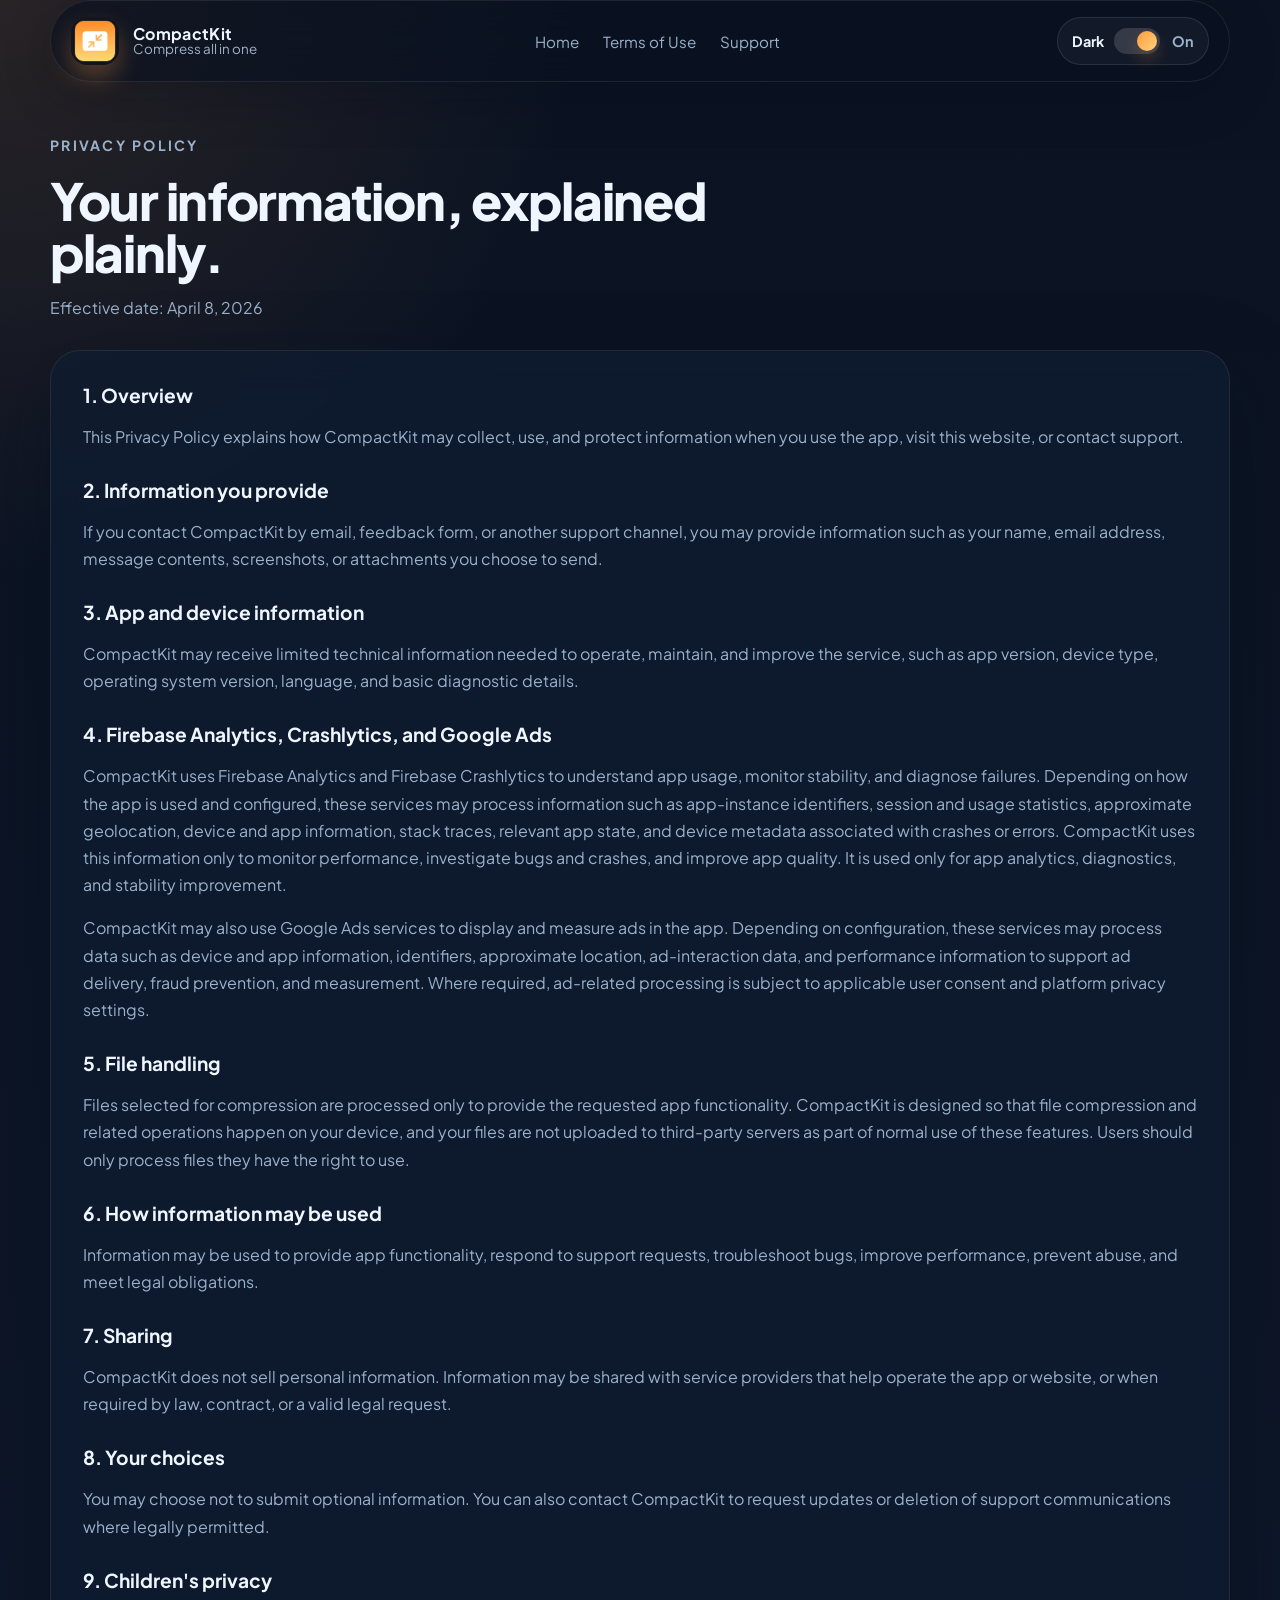
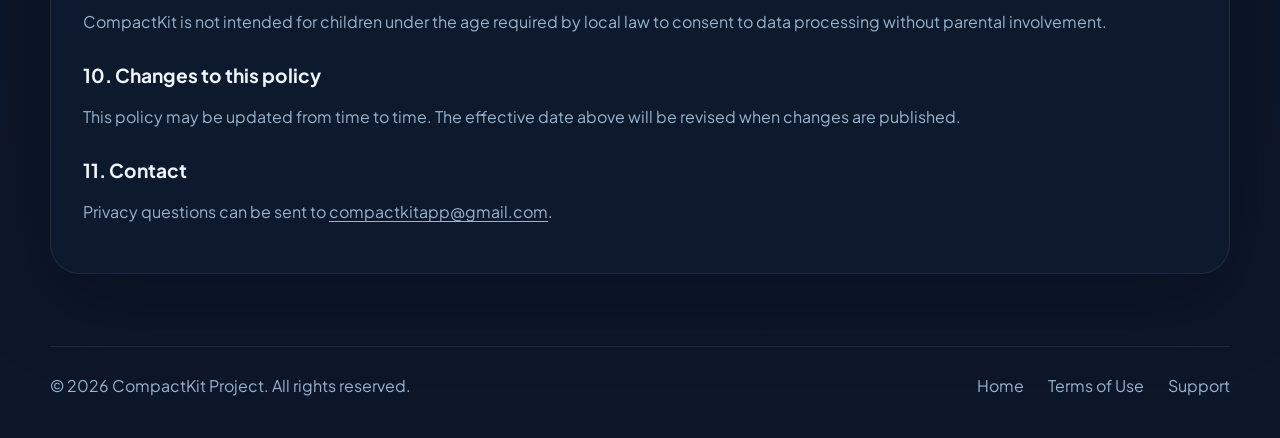
<file: privacy-policy/index.html>
<!DOCTYPE html>
<html lang="en">
  <head>
    <meta charset="UTF-8" />
    <meta name="viewport" content="width=device-width, initial-scale=1.0" />
    <title>Privacy Policy | CompactKit</title>
    <meta
      name="description"
      content="Read the CompactKit privacy policy for details about information handling, support communication, and your choices."
    />
    <link rel="icon" type="image/png" href="../assets/images/meta/favicon.png?v=20260505a" />
    <link rel="apple-touch-icon" href="../assets/images/meta/apple-touch-icon.png?v=20260505a" />
    <link
      rel="apple-touch-icon-precomposed"
      href="../assets/images/meta/apple-touch-icon-precomposed.png?v=20260505a"
    />
    <meta property="og:image" content="https://compactkit.cc/assets/images/branding/app-icon.png?v=20260505a" />
    <meta name="twitter:image" content="https://compactkit.cc/assets/images/branding/app-icon.png?v=20260505a" />
    <script>
      (() => {
        let savedTheme = null;
        try {
          savedTheme = localStorage.getItem("compactkit-theme");
        } catch {}
        const resolvedTheme = savedTheme || "dark";
        document.documentElement.dataset.theme = resolvedTheme;
        document.documentElement.classList.remove("theme-light", "theme-dark");
        document.documentElement.classList.add(
          resolvedTheme === "light" ? "theme-light" : "theme-dark"
        );
      })();
    </script>
    <link rel="stylesheet" href="../assets/styles.css" />
  </head>
  <body class="legal-body">
    <div class="page-shell legal-shell">
      <header class="site-header legal-header">
        <a class="brand" href="/">
          <img
            class="brand-mark"
            src="../assets/images/branding/app-icon.png"
            alt="CompactKit app icon"
          />
          <span class="brand-text">
            <strong>CompactKit</strong>
            <span>Compress all in one</span>
          </span>
        </a>
        <nav class="site-nav" aria-label="Primary">
          <a href="/">Home</a>
          <a href="/terms">Terms of Use</a>
          <a href="/support">Support</a>
        </nav>
        <div class="header-actions">
          <button class="theme-toggle" type="button" role="switch" aria-checked="true" data-theme-toggle>
            <span class="theme-toggle-text">Dark</span>
            <span class="theme-switch" aria-hidden="true"></span>
            <span class="theme-toggle-state" data-theme-state>On</span>
          </button>
        </div>
      </header>

      <main class="legal-page">
        <section class="legal-hero">
          <p class="eyebrow">Privacy Policy</p>
          <h1>Your information, explained plainly.</h1>
          <p>Effective date: April 8, 2026</p>
        </section>

        <section class="legal-card">
          <h2>1. Overview</h2>
          <p>
            This Privacy Policy explains how CompactKit may collect, use, and protect
            information when you use the app, visit this website, or contact support.
          </p>

          <h2>2. Information you provide</h2>
          <p>
            If you contact CompactKit by email, feedback form, or another support
            channel, you may provide information such as your name, email address,
            message contents, screenshots, or attachments you choose to send.
          </p>

          <h2>3. App and device information</h2>
          <p>
            CompactKit may receive limited technical information needed to operate,
            maintain, and improve the service, such as app version, device type,
            operating system version, language, and basic diagnostic details.
          </p>

          <h2>4. Firebase Analytics, Crashlytics, and Google Ads</h2>
          <p>
            CompactKit uses Firebase Analytics and Firebase Crashlytics to understand
            app usage, monitor stability, and diagnose failures. Depending on how the
            app is used and configured, these services may process information such as
            app-instance identifiers, session and usage statistics, approximate
            geolocation, device and app information, stack traces, relevant app state,
            and device metadata associated with crashes or errors. CompactKit uses
            this information only to monitor performance, investigate bugs and crashes,
            and improve app quality. It is used only for app analytics, diagnostics,
            and stability improvement.
          </p>
          <p>
            CompactKit may also use Google Ads services to display and measure ads in
            the app. Depending on configuration, these services may process data such
            as device and app information, identifiers, approximate location,
            ad-interaction data, and performance information to support ad delivery,
            fraud prevention, and measurement. Where required, ad-related processing
            is subject to applicable user consent and platform privacy settings.
          </p>

          <h2>5. File handling</h2>
          <p>
            Files selected for compression are processed only to provide the requested
            app functionality. CompactKit is designed so that file compression and
            related operations happen on your device, and your files are not uploaded
            to third-party servers as part of normal use of these features. Users
            should only process files they have the right to use.
          </p>

          <h2>6. How information may be used</h2>
          <p>
            Information may be used to provide app functionality, respond to support
            requests, troubleshoot bugs, improve performance, prevent abuse, and meet
            legal obligations.
          </p>

          <h2>7. Sharing</h2>
          <p>
            CompactKit does not sell personal information. Information may be shared
            with service providers that help operate the app or website, or when
            required by law, contract, or a valid legal request.
          </p>

          <h2>8. Your choices</h2>
          <p>
            You may choose not to submit optional information. You can also contact
            CompactKit to request updates or deletion of support communications where
            legally permitted.
          </p>

          <h2>9. Children's privacy</h2>
          <p>
            CompactKit is not intended for children under the age required by local
            law to consent to data processing without parental involvement.
          </p>

          <h2>10. Changes to this policy</h2>
          <p>
            This policy may be updated from time to time. The effective date above
            will be revised when changes are published.
          </p>

          <h2>11. Contact</h2>
          <p>
            Privacy questions can be sent to
            <a
              class="inline-link"
              href="mailto:compactkitapp@gmail.com"
              style="text-decoration: underline; text-underline-offset: 0.16em;"
              >compactkitapp@gmail.com</a
            >.
          </p>
        </section>
      </main>

      <footer class="site-footer legal-footer">
        <div>
          <p>© 2026 CompactKit Project. All rights reserved.</p>
        </div>
        <nav aria-label="Footer">
          <a href="/">Home</a>
          <a href="/terms">Terms of Use</a>
          <a href="/support">Support</a>
        </nav>
      </footer>
    </div>
    <script src="../assets/site.js"></script>
  </body>
</html>
</file>
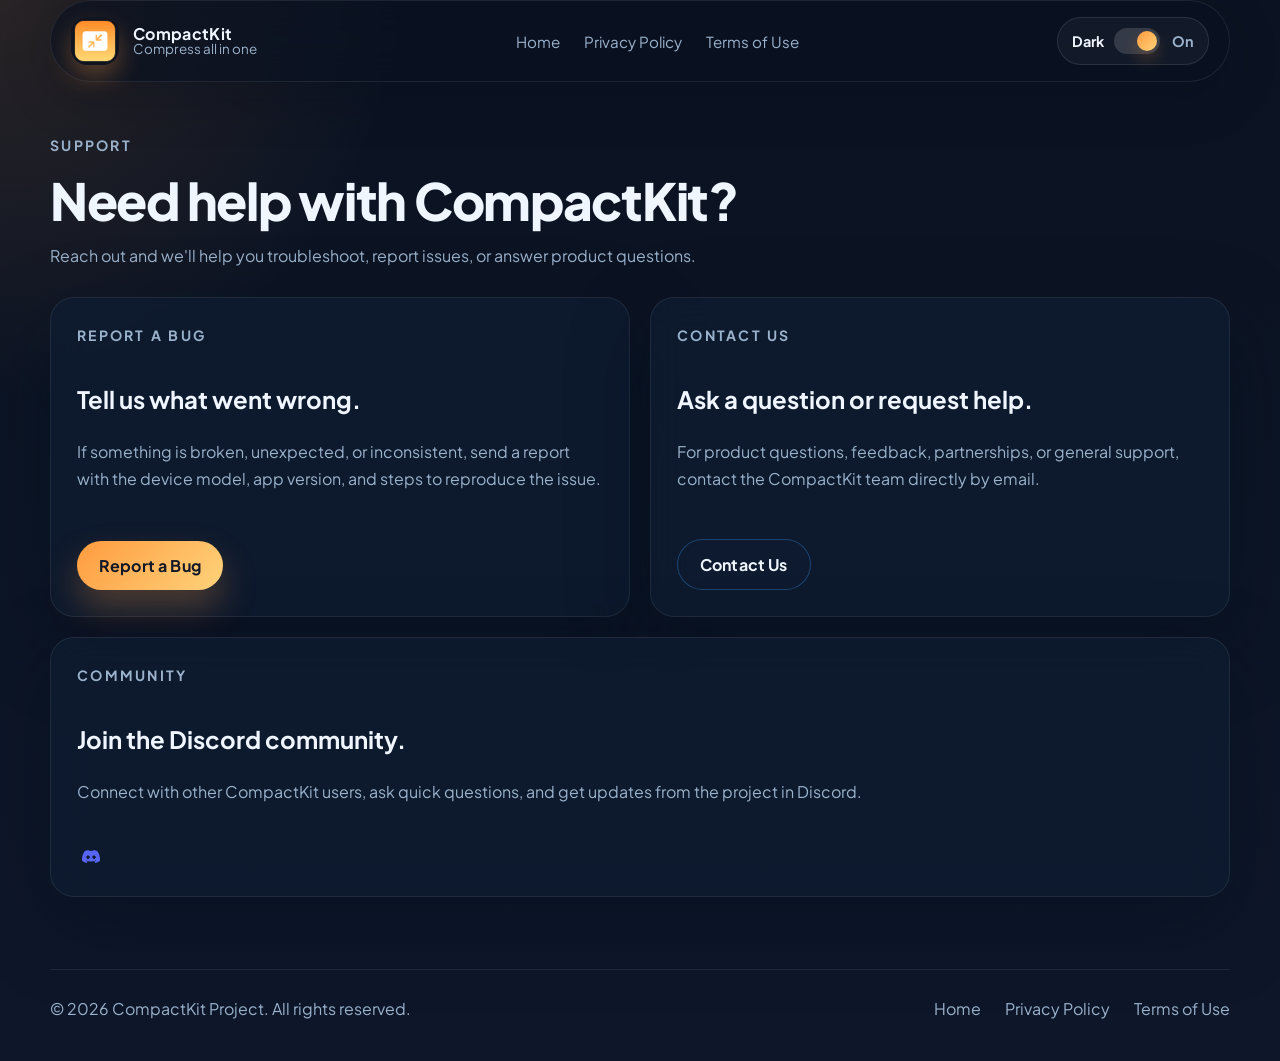
<file: support/index.html>
<!DOCTYPE html>
<html lang="en">
  <head>
    <meta charset="UTF-8" />
    <meta name="viewport" content="width=device-width, initial-scale=1.0" />
    <title>Support | CompactKit</title>
    <meta
      name="description"
      content="Contact CompactKit support to report a bug, ask a question, or get help with the app."
    />
    <link rel="icon" type="image/png" href="../assets/images/meta/favicon.png?v=20260505a" />
    <link rel="apple-touch-icon" href="../assets/images/meta/apple-touch-icon.png?v=20260505a" />
    <link
      rel="apple-touch-icon-precomposed"
      href="../assets/images/meta/apple-touch-icon-precomposed.png?v=20260505a"
    />
    <meta property="og:image" content="https://compactkit.cc/assets/images/branding/app-icon.png?v=20260505a" />
    <meta name="twitter:image" content="https://compactkit.cc/assets/images/branding/app-icon.png?v=20260505a" />
    <script>
      (() => {
        let savedTheme = null;
        try {
          savedTheme = localStorage.getItem("compactkit-theme");
        } catch {}
        const resolvedTheme = savedTheme || "dark";
        document.documentElement.dataset.theme = resolvedTheme;
        document.documentElement.classList.remove("theme-light", "theme-dark");
        document.documentElement.classList.add(
          resolvedTheme === "light" ? "theme-light" : "theme-dark"
        );
      })();
    </script>
    <link rel="stylesheet" href="../assets/styles.css?v=20260409b" />
  </head>
  <body class="legal-body">
    <div class="page-shell legal-shell">
      <header class="site-header legal-header">
        <a class="brand" href="/">
          <img
            class="brand-mark"
            src="../assets/images/branding/app-icon.png"
            alt="CompactKit app icon"
          />
          <span class="brand-text">
            <strong>CompactKit</strong>
            <span>Compress all in one</span>
          </span>
        </a>
        <nav class="site-nav" aria-label="Primary">
          <a href="/">Home</a>
          <a href="/privacy-policy">Privacy Policy</a>
          <a href="/terms">Terms of Use</a>
        </nav>
        <div class="header-actions">
          <button class="theme-toggle" type="button" role="switch" aria-checked="true" data-theme-toggle>
            <span class="theme-toggle-text">Dark</span>
            <span class="theme-switch" aria-hidden="true"></span>
            <span class="theme-toggle-state" data-theme-state>On</span>
          </button>
        </div>
      </header>

      <main class="legal-page">
        <section class="legal-hero" id="support">
          <div class="section-label">
            <p class="eyebrow">Support</p>
            <a class="section-anchor-link" href="#support" aria-label="Link to Support">#</a>
          </div>
          <h1>Need help with CompactKit?</h1>
          <p>Reach out and we'll help you troubleshoot, report issues, or answer product questions.</p>
        </section>

        <section class="support-grid">
          <article class="support-card">
            <p class="eyebrow">Report a Bug</p>
            <h2>Tell us what went wrong.</h2>
            <p>
              If something is broken, unexpected, or inconsistent, send a report with
              the device model, app version, and steps to reproduce the issue.
            </p>
            <a
              class="button button-primary"
              href="mailto:compactkitapp@gmail.com?subject=CompactKit%20Bug%20Report"
              >Report a Bug</a
            >
          </article>

          <article class="support-card">
            <p class="eyebrow">Contact Us</p>
            <h2>Ask a question or request help.</h2>
            <p>
              For product questions, feedback, partnerships, or general support,
              contact the CompactKit team directly by email.
            </p>
            <a
              class="button button-secondary"
              href="mailto:compactkitapp@gmail.com?subject=CompactKit%20Support%20Request"
              >Contact Us</a
            >
          </article>

          <article class="support-card support-card-community">
            <p class="eyebrow">Community</p>
            <h2>Join the Discord community.</h2>
            <p>
              Connect with other CompactKit users, ask quick questions, and get
              updates from the project in Discord.
            </p>
            <a
              class="discord-link"
              href="https://discord.gg/7ksrmpkS"
              target="_blank"
              rel="noreferrer"
              aria-label="Join CompactKit on Discord"
            >
              <img
                class="discord-badge"
                src="../assets/images/supports/Discord.png"
                alt="Join us on Discord"
                width="18"
                height="18"
              />
            </a>
          </article>
        </section>
      </main>

      <footer class="site-footer legal-footer">
        <div>
          <p>© 2026 CompactKit Project. All rights reserved.</p>
        </div>
        <nav aria-label="Footer">
          <a href="/">Home</a>
          <a href="/privacy-policy">Privacy Policy</a>
          <a href="/terms">Terms of Use</a>
        </nav>
      </footer>
    </div>
    <script src="../assets/site.js"></script>
  </body>
</html>
</file>
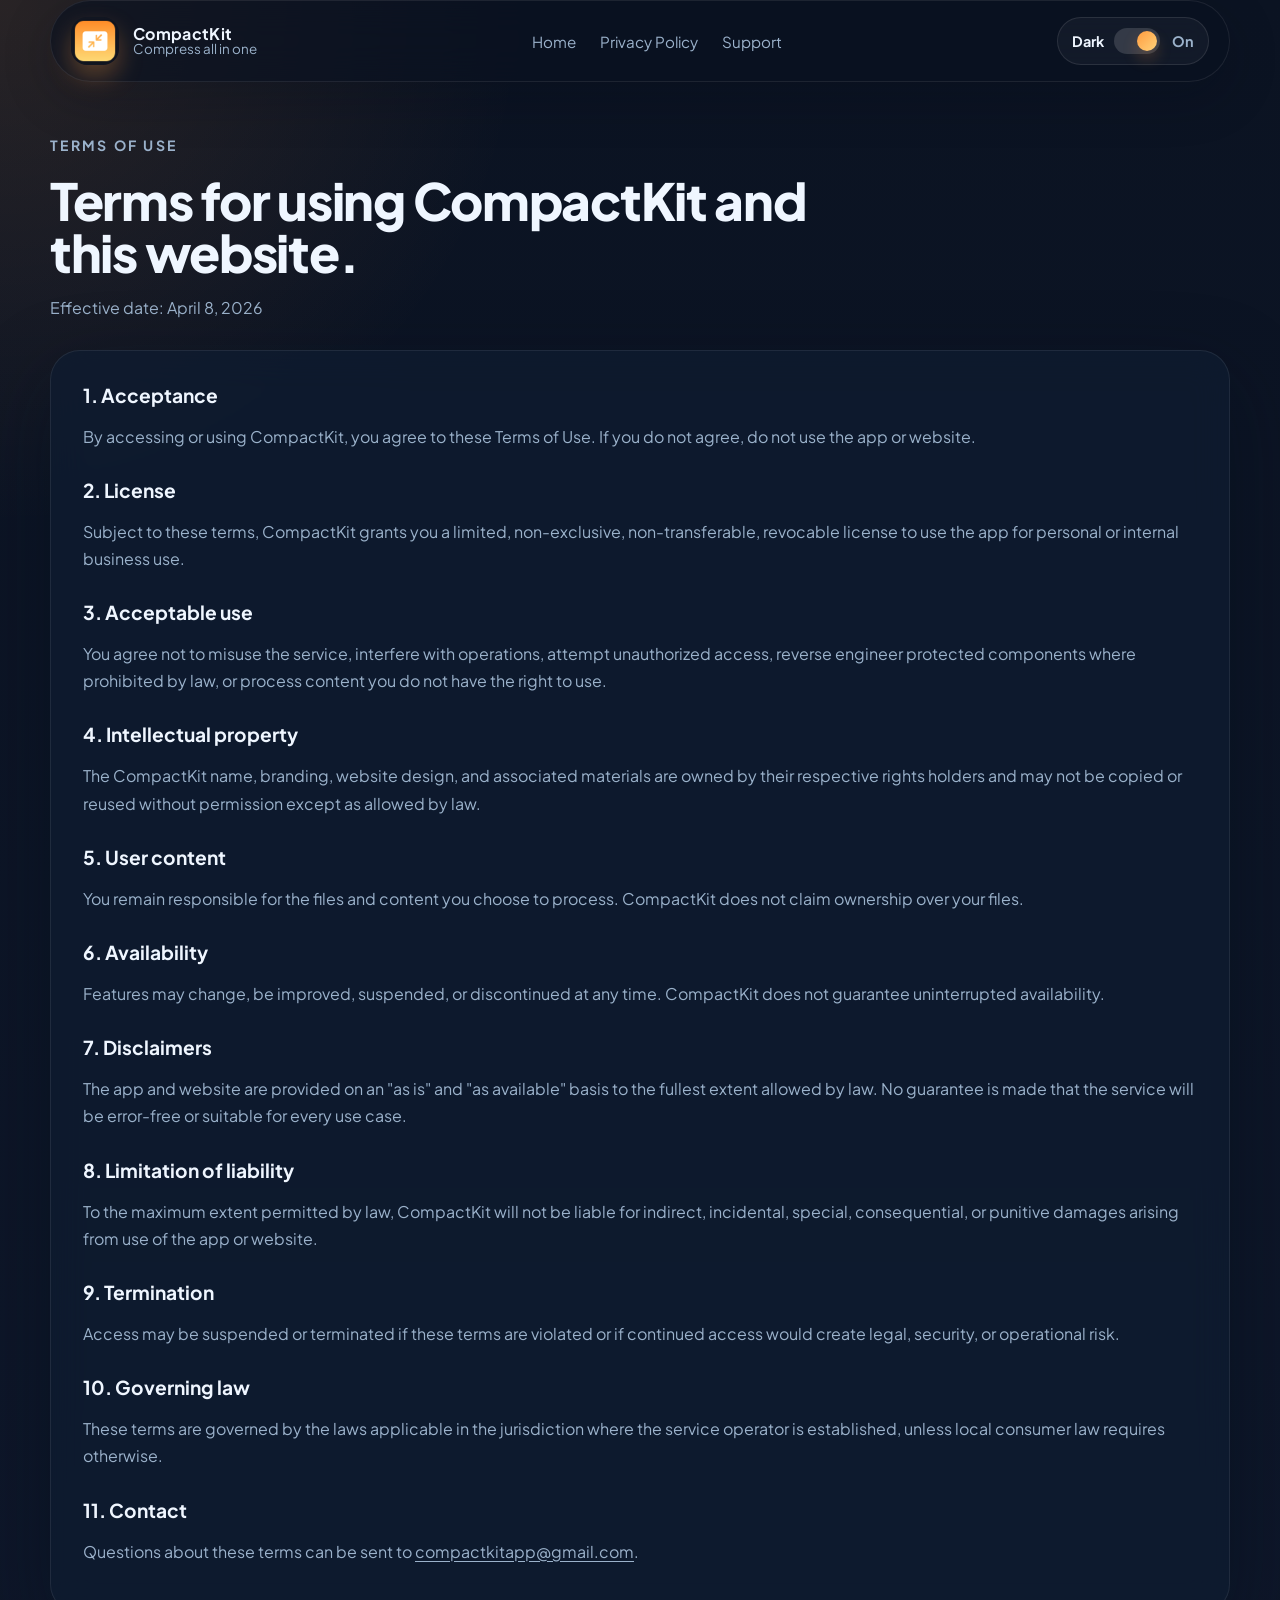
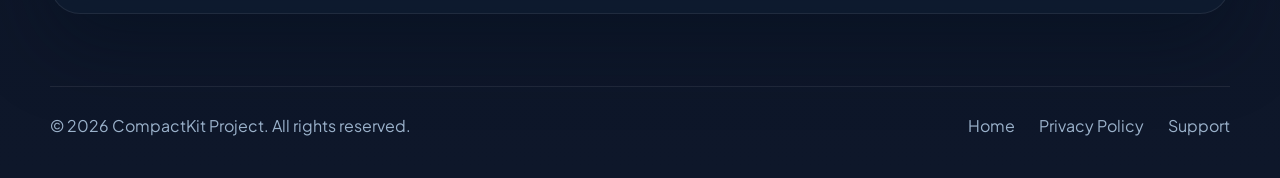
<file: terms/index.html>
<!DOCTYPE html>
<html lang="en">
  <head>
    <meta charset="UTF-8" />
    <meta name="viewport" content="width=device-width, initial-scale=1.0" />
    <title>Terms of Use | CompactKit</title>
    <meta
      name="description"
      content="Read the CompactKit Terms of Use covering acceptable use, intellectual property, disclaimers, and support."
    />
    <link rel="icon" type="image/png" href="../assets/images/meta/favicon.png?v=20260505a" />
    <link rel="apple-touch-icon" href="../assets/images/meta/apple-touch-icon.png?v=20260505a" />
    <link
      rel="apple-touch-icon-precomposed"
      href="../assets/images/meta/apple-touch-icon-precomposed.png?v=20260505a"
    />
    <meta property="og:image" content="https://compactkit.cc/assets/images/branding/app-icon.png?v=20260505a" />
    <meta name="twitter:image" content="https://compactkit.cc/assets/images/branding/app-icon.png?v=20260505a" />
    <script>
      (() => {
        let savedTheme = null;
        try {
          savedTheme = localStorage.getItem("compactkit-theme");
        } catch {}
        const resolvedTheme = savedTheme || "dark";
        document.documentElement.dataset.theme = resolvedTheme;
        document.documentElement.classList.remove("theme-light", "theme-dark");
        document.documentElement.classList.add(
          resolvedTheme === "light" ? "theme-light" : "theme-dark"
        );
      })();
    </script>
    <link rel="stylesheet" href="../assets/styles.css" />
  </head>
  <body class="legal-body">
    <div class="page-shell legal-shell">
      <header class="site-header legal-header">
        <a class="brand" href="/">
          <img
            class="brand-mark"
            src="../assets/images/branding/app-icon.png"
            alt="CompactKit app icon"
          />
          <span class="brand-text">
            <strong>CompactKit</strong>
            <span>Compress all in one</span>
          </span>
        </a>
        <nav class="site-nav" aria-label="Primary">
          <a href="/">Home</a>
          <a href="/privacy-policy">Privacy Policy</a>
          <a href="/support">Support</a>
        </nav>
        <div class="header-actions">
          <button class="theme-toggle" type="button" role="switch" aria-checked="true" data-theme-toggle>
            <span class="theme-toggle-text">Dark</span>
            <span class="theme-switch" aria-hidden="true"></span>
            <span class="theme-toggle-state" data-theme-state>On</span>
          </button>
        </div>
      </header>

      <main class="legal-page">
        <section class="legal-hero">
          <p class="eyebrow">Terms of Use</p>
          <h1>Terms for using CompactKit and this website.</h1>
          <p>Effective date: April 8, 2026</p>
        </section>

        <section class="legal-card">
          <h2>1. Acceptance</h2>
          <p>
            By accessing or using CompactKit, you agree to these Terms of Use. If you
            do not agree, do not use the app or website.
          </p>

          <h2>2. License</h2>
          <p>
            Subject to these terms, CompactKit grants you a limited, non-exclusive,
            non-transferable, revocable license to use the app for personal or
            internal business use.
          </p>

          <h2>3. Acceptable use</h2>
          <p>
            You agree not to misuse the service, interfere with operations, attempt
            unauthorized access, reverse engineer protected components where prohibited
            by law, or process content you do not have the right to use.
          </p>

          <h2>4. Intellectual property</h2>
          <p>
            The CompactKit name, branding, website design, and associated materials
            are owned by their respective rights holders and may not be copied or
            reused without permission except as allowed by law.
          </p>

          <h2>5. User content</h2>
          <p>
            You remain responsible for the files and content you choose to process.
            CompactKit does not claim ownership over your files.
          </p>

          <h2>6. Availability</h2>
          <p>
            Features may change, be improved, suspended, or discontinued at any time.
            CompactKit does not guarantee uninterrupted availability.
          </p>

          <h2>7. Disclaimers</h2>
          <p>
            The app and website are provided on an "as is" and "as available" basis
            to the fullest extent allowed by law. No guarantee is made that the
            service will be error-free or suitable for every use case.
          </p>

          <h2>8. Limitation of liability</h2>
          <p>
            To the maximum extent permitted by law, CompactKit will not be liable for
            indirect, incidental, special, consequential, or punitive damages arising
            from use of the app or website.
          </p>

          <h2>9. Termination</h2>
          <p>
            Access may be suspended or terminated if these terms are violated or if
            continued access would create legal, security, or operational risk.
          </p>

          <h2>10. Governing law</h2>
          <p>
            These terms are governed by the laws applicable in the jurisdiction where
            the service operator is established, unless local consumer law requires
            otherwise.
          </p>

          <h2>11. Contact</h2>
          <p>
            Questions about these terms can be sent to
            <a
              class="inline-link"
              href="mailto:compactkitapp@gmail.com"
              style="text-decoration: underline; text-underline-offset: 0.16em;"
              >compactkitapp@gmail.com</a
            >.
          </p>
        </section>
      </main>

      <footer class="site-footer legal-footer">
        <div>
          <p>© 2026 CompactKit Project. All rights reserved.</p>
        </div>
        <nav aria-label="Footer">
          <a href="/">Home</a>
          <a href="/privacy-policy">Privacy Policy</a>
          <a href="/support">Support</a>
        </nav>
      </footer>
    </div>
    <script src="../assets/site.js"></script>
  </body>
</html>
</file>
<file: assets/styles.css>
@import url("https://fonts.googleapis.com/css2?family=Plus+Jakarta+Sans:wght@400;500;600;700;800&display=swap");

:root {
  --bg: #0a1220;
  --bg-soft: #101c31;
  --surface: rgba(14, 28, 49, 0.72);
  --surface-strong: rgba(10, 20, 35, 0.9);
  --surface-border: rgba(255, 255, 255, 0.08);
  --text: #eff6ff;
  --muted: #9bb2cb;
  --primary: #ff9b3f;
  --primary-soft: #ffd37b;
  --accent-blue: #3aa0ff;
  --accent-teal: #1ed2c0;
  --shadow: 0 28px 80px rgba(1, 12, 26, 0.38);
  --radius-lg: 32px;
  --radius-md: 24px;
  --radius-sm: 16px;
  --container: 1180px;
  --font-sans: "Plus Jakarta Sans", "Segoe UI", sans-serif;
  --page-bg:
    radial-gradient(circle at top left, rgba(255, 155, 63, 0.16), transparent 28%),
    radial-gradient(circle at top right, rgba(30, 210, 192, 0.14), transparent 24%),
    linear-gradient(180deg, #09111d 0%, #0d1729 50%, #08111d 100%);
  --legal-page-bg:
    radial-gradient(circle at top left, rgba(255, 155, 63, 0.12), transparent 24%),
    linear-gradient(180deg, #0b1322 0%, #0e172a 100%);
  --header-bg: rgba(10, 18, 32, 0.66);
  --header-shadow: 0 16px 50px rgba(2, 10, 22, 0.22);
  --secondary-button-bg: rgba(16, 28, 49, 0.72);
  --secondary-button-border: rgba(58, 160, 255, 0.32);
  --phone-shell-bg: linear-gradient(180deg, rgba(255, 255, 255, 0.08), rgba(255, 255, 255, 0.03));
  --phone-shell-border: rgba(255, 255, 255, 0.16);
  --phone-shell-shadow: 0 30px 80px rgba(2, 12, 28, 0.45);
  --phone-screen-bg:
    radial-gradient(circle at top, rgba(58, 160, 255, 0.22), transparent 36%),
    linear-gradient(180deg, #132540 0%, #0e1c31 100%);
  --phone-status-text: #d7e9ff;
  --screen-icon-wrap-bg: linear-gradient(180deg, rgba(255, 155, 63, 0.22), rgba(255, 255, 255, 0.04));
  --screen-icon-wrap-border: rgba(255, 255, 255, 0.09);
  --compression-card-bg: rgba(8, 17, 29, 0.54);
  --compression-card-border: rgba(255, 255, 255, 0.06);
  --progress-track: rgba(255, 255, 255, 0.08);
  --trusted-strip-bg: rgba(9, 18, 32, 0.6);
  --trusted-strip-border: rgba(255, 255, 255, 0.06);
  --trusted-strip-text: #d8e7fb;
  --feature-icon-bg: linear-gradient(135deg, rgba(58, 160, 255, 0.22), rgba(30, 210, 192, 0.16));
  --feature-icon-text: #dbeeff;
  --callout-bg:
    linear-gradient(135deg, rgba(255, 155, 63, 0.18), rgba(30, 210, 192, 0.14)),
    rgba(9, 18, 32, 0.72);
  --callout-border: rgba(255, 255, 255, 0.08);
  --store-badge-shadow: 0 20px 40px rgba(2, 10, 22, 0.28);
  --footer-border: rgba(255, 255, 255, 0.08);
  --theme-toggle-bg: rgba(255, 255, 255, 0.04);
  --theme-toggle-border: rgba(255, 255, 255, 0.1);
  --theme-toggle-hover: rgba(255, 255, 255, 0.09);
  --theme-switch-track: rgba(255, 255, 255, 0.14);
  --theme-switch-thumb: linear-gradient(135deg, var(--primary), var(--primary-soft));
  --theme-switch-shadow: 0 8px 16px rgba(255, 155, 63, 0.24);
  color-scheme: dark;
}

:root[data-theme="light"],
:root.theme-light {
  --bg: #f4f7fb;
  --bg-soft: #eaf0f7;
  --surface: rgba(255, 255, 255, 0.82);
  --surface-strong: rgba(255, 255, 255, 0.95);
  --surface-border: rgba(13, 29, 52, 0.09);
  --text: #102035;
  --muted: #5f7186;
  --shadow: 0 28px 80px rgba(28, 46, 78, 0.12);
  --page-bg:
    radial-gradient(circle at top left, rgba(255, 155, 63, 0.16), transparent 24%),
    radial-gradient(circle at top right, rgba(30, 210, 192, 0.12), transparent 18%),
    linear-gradient(180deg, #f8fbff 0%, #eef4fa 48%, #f6f8fc 100%);
  --legal-page-bg:
    radial-gradient(circle at top left, rgba(255, 155, 63, 0.12), transparent 20%),
    linear-gradient(180deg, #fbfdff 0%, #eef4fa 100%);
  --header-bg: rgba(255, 255, 255, 0.74);
  --header-shadow: 0 18px 40px rgba(24, 43, 73, 0.1);
  --secondary-button-bg: rgba(255, 255, 255, 0.84);
  --secondary-button-border: rgba(58, 160, 255, 0.22);
  --phone-shell-bg: linear-gradient(180deg, rgba(255, 255, 255, 0.9), rgba(245, 249, 255, 0.75));
  --phone-shell-border: rgba(15, 33, 57, 0.09);
  --phone-shell-shadow: 0 30px 80px rgba(31, 57, 94, 0.16);
  --phone-screen-bg:
    radial-gradient(circle at top, rgba(58, 160, 255, 0.18), transparent 34%),
    linear-gradient(180deg, #f0f6ff 0%, #dde8f7 100%);
  --phone-status-text: #38506a;
  --screen-icon-wrap-bg: linear-gradient(180deg, rgba(255, 155, 63, 0.24), rgba(255, 255, 255, 0.6));
  --screen-icon-wrap-border: rgba(16, 33, 55, 0.08);
  --compression-card-bg: rgba(255, 255, 255, 0.72);
  --compression-card-border: rgba(17, 34, 56, 0.08);
  --progress-track: rgba(17, 34, 56, 0.08);
  --trusted-strip-bg: rgba(255, 255, 255, 0.74);
  --trusted-strip-border: rgba(17, 34, 56, 0.08);
  --trusted-strip-text: #39506c;
  --feature-icon-bg: linear-gradient(135deg, rgba(58, 160, 255, 0.18), rgba(30, 210, 192, 0.14));
  --feature-icon-text: #264564;
  --callout-bg:
    linear-gradient(135deg, rgba(255, 155, 63, 0.12), rgba(30, 210, 192, 0.12)),
    rgba(255, 255, 255, 0.78);
  --callout-border: rgba(17, 34, 56, 0.08);
  --store-badge-shadow: 0 16px 32px rgba(25, 48, 80, 0.12);
  --footer-border: rgba(17, 34, 56, 0.08);
  --theme-toggle-bg: rgba(16, 32, 53, 0.05);
  --theme-toggle-border: rgba(16, 32, 53, 0.1);
  --theme-toggle-hover: rgba(16, 32, 53, 0.08);
  --theme-switch-track: rgba(16, 32, 53, 0.12);
  --theme-switch-thumb: linear-gradient(135deg, #0f2946, #346da5);
  --theme-switch-shadow: 0 8px 16px rgba(24, 56, 93, 0.18);
  color-scheme: light;
}

*,
*::before,
*::after {
  box-sizing: border-box;
}

html {
  scroll-behavior: smooth;
}

body {
  margin: 0;
  min-height: 100vh;
  font-family: var(--font-sans);
  background: var(--page-bg);
  color: var(--text);
}

a {
  color: inherit;
  text-decoration: none;
}

img {
  max-width: 100%;
  display: block;
}

.page-shell {
  width: min(calc(100% - 40px), var(--container));
  margin: 0 auto;
}

.site-header {
  position: relative;
  z-index: 10;
  display: flex;
  align-items: center;
  justify-content: space-between;
  gap: 24px;
  margin: 0 auto;
  padding: 16px 20px;
  background: var(--header-bg);
  border: 1px solid var(--surface-border);
  border-radius: 999px;
  backdrop-filter: blur(18px);
  box-shadow: var(--header-shadow);
}

.brand {
  display: inline-flex;
  align-items: center;
  gap: 14px;
}

.brand-mark {
  width: 48px;
  height: 48px;
  border-radius: 16px;
  box-shadow: 0 12px 24px rgba(255, 155, 63, 0.3);
}

.brand-text {
  display: flex;
  flex-direction: column;
  line-height: 1.05;
}

.brand-text strong {
  font-size: 1rem;
  letter-spacing: 0.02em;
}

.brand-text span:last-child {
  color: var(--muted);
  font-size: 0.84rem;
}

.site-nav {
  display: inline-flex;
  align-items: center;
  gap: 24px;
  color: var(--muted);
  font-size: 0.95rem;
}

.site-nav a:hover,
.site-nav a:focus-visible,
.site-footer a:hover,
.site-footer a:focus-visible {
  color: var(--text);
}

.header-actions {
  display: inline-flex;
  align-items: center;
  gap: 12px;
}

.theme-toggle {
  display: inline-flex;
  align-items: center;
  justify-content: center;
  gap: 10px;
  min-width: 134px;
  padding: 10px 14px;
  border: 1px solid var(--theme-toggle-border);
  border-radius: 999px;
  background: var(--theme-toggle-bg);
  color: var(--text);
  font: inherit;
  font-weight: 700;
  cursor: pointer;
  transition:
    transform 180ms ease,
    background 180ms ease,
    border-color 180ms ease,
    box-shadow 180ms ease;
}

.theme-toggle:hover,
.theme-toggle:focus-visible {
  transform: translateY(-1px);
  background: var(--theme-toggle-hover);
}

.theme-toggle-text,
.theme-toggle-state {
  font-size: 0.9rem;
  line-height: 1;
}

.theme-toggle-state {
  min-width: 24px;
  text-align: right;
  color: var(--muted);
}

.theme-switch {
  position: relative;
  width: 46px;
  height: 26px;
  flex-shrink: 0;
  border-radius: 999px;
  background: var(--theme-switch-track);
  transition: background 180ms ease;
}

.theme-switch::after {
  content: "";
  position: absolute;
  top: 3px;
  left: 3px;
  width: 20px;
  height: 20px;
  border-radius: 999px;
  background: var(--theme-switch-thumb);
  box-shadow: var(--theme-switch-shadow);
  transition: transform 180ms ease;
}

.theme-toggle[aria-checked="true"] .theme-switch::after {
  transform: translateX(20px);
}

.button {
  display: inline-flex;
  align-items: center;
  justify-content: center;
  gap: 10px;
  padding: 14px 22px;
  border-radius: 999px;
  font-weight: 700;
  letter-spacing: 0.01em;
  transition:
    transform 180ms ease,
    box-shadow 180ms ease,
    background 180ms ease,
    border-color 180ms ease;
}

.button:hover,
.button:focus-visible {
  transform: translateY(-1px);
}

.button-primary {
  color: #111827;
  background: linear-gradient(135deg, var(--primary) 0%, var(--primary-soft) 100%);
  box-shadow: 0 18px 35px rgba(255, 155, 63, 0.28);
}

.button-secondary {
  border: 1px solid var(--secondary-button-border);
  background: var(--secondary-button-bg);
  color: var(--text);
}

.button-small {
  padding: 12px 18px;
}

.hero {
  display: grid;
  grid-template-columns: 1.08fr 0.92fr;
  gap: 56px;
  align-items: center;
  padding: 88px 0 52px;
}

.eyebrow {
  margin: 0 0 16px;
  color: var(--accent-teal);
  font-size: 0.88rem;
  font-weight: 700;
  letter-spacing: 0.16em;
  text-transform: uppercase;
}

.section-label {
  display: inline-flex;
  align-items: center;
  gap: 4px;
  margin-bottom: 16px;
}

.section-label .eyebrow {
  margin: 0;
}

.section-anchor-link {
  display: inline-block;
  margin-left: 0.08em;
  vertical-align: baseline;
  position: relative;
  top: -0.03em;
  line-height: 1;
  opacity: 0;
  color: var(--muted);
  font-size: 0.5em;
  font-weight: 700;
  transition:
    opacity 160ms ease,
    color 160ms ease;
}

.section-label .section-anchor-link {
  margin-left: 0;
  top: 0;
  font-size: 0.95rem;
}

.section-heading:hover .section-anchor-link,
.section-heading:focus-within .section-anchor-link,
.legal-hero:hover .section-anchor-link,
.legal-hero:focus-within .section-anchor-link {
  opacity: 1;
}

.section-anchor-link:hover,
.section-anchor-link:focus-visible {
  color: var(--text);
}

.hero h1,
.callout h2,
.legal-hero h1 {
  margin: 0;
  font-family: var(--font-sans);
  font-weight: 800;
  letter-spacing: -0.025em;
  line-height: 1.02;
}

.section-heading h2 {
  margin: 0;
  font-family: inherit;
  font-weight: 700;
  letter-spacing: -0.02em;
  line-height: 1.08;
}

.hero h1 {
  font-size: clamp(3.2rem, 5vw, 5.6rem);
  max-width: 10.5ch;
}

.hero-text,
.section-heading p,
.testimonial-card span,
.legal-page p,
.support-card p {
  color: var(--muted);
  line-height: 1.7;
}

.hero-text {
  font-size: 1.1rem;
  max-width: 58ch;
  margin: 22px 0 0;
}

.hero-actions {
  display: flex;
  flex-wrap: wrap;
  gap: 14px;
  margin-top: 30px;
}

.hero-metrics {
  display: grid;
  grid-template-columns: repeat(3, minmax(0, 1fr));
  gap: 14px;
  margin-top: 32px;
}

.hero-metrics article,
.feature-card,
.step-card,
.testimonial-card,
.support-card,
.legal-card,
.floating-card,
.comparison-card {
  border: 1px solid var(--surface-border);
  background: var(--surface);
  backdrop-filter: blur(18px);
  box-shadow: var(--shadow);
}

.hero-metrics article {
  padding: 18px;
  border-radius: 22px;
}

.hero-metrics strong,
.feature-card h3,
.step-card h3,
.testimonial-card strong,
.support-card h2,
.legal-card h2 {
  display: block;
  margin-bottom: 8px;
}

.hero-metrics span {
  color: var(--muted);
  font-size: 0.92rem;
  line-height: 1.6;
}

.hero-visual {
  position: relative;
  min-height: 720px;
  display: flex;
  align-items: center;
  justify-content: center;
}

.hero-glow {
  position: absolute;
  border-radius: 50%;
  filter: blur(12px);
  z-index: 0;
}

.hero-glow-primary {
  width: 320px;
  height: 320px;
  left: 8%;
  top: 10%;
  background: radial-gradient(circle, rgba(255, 155, 63, 0.28), transparent 72%);
}

.hero-glow-accent {
  width: 280px;
  height: 280px;
  right: 2%;
  bottom: 12%;
  background: radial-gradient(circle, rgba(30, 210, 192, 0.22), transparent 74%);
}

.phone-mockup {
  position: relative;
  z-index: 1;
  width: min(100%, 390px);
  padding: 14px;
  border-radius: 46px;
  background: var(--phone-shell-bg);
  border: 1px solid var(--phone-shell-border);
  box-shadow: var(--phone-shell-shadow);
}

.phone-screen {
  min-height: 650px;
  border-radius: 34px;
  overflow: hidden;
  padding: 24px;
  background: var(--phone-screen-bg);
  display: flex;
  flex-direction: column;
  justify-content: space-between;
}

.phone-status,
.compression-row,
.compression-stats,
.comparison-header,
.site-footer,
.callout-panel {
  display: flex;
  align-items: center;
  justify-content: space-between;
  gap: 16px;
}

.phone-status {
  color: var(--phone-status-text);
  font-size: 0.86rem;
}

.screen-icon-wrap {
  align-self: center;
  width: 148px;
  padding: 16px;
  border-radius: 36px;
  background: var(--screen-icon-wrap-bg);
  border: 1px solid var(--screen-icon-wrap-border);
}

.screen-icon-wrap img {
  border-radius: 26px;
}

.compression-card {
  padding: 22px;
  border-radius: 28px;
  background: var(--compression-card-bg);
  border: 1px solid var(--compression-card-border);
}

.compression-row strong,
.comparison-header strong,
.floating-card strong {
  font-size: 1.5rem;
}

.progress-bar {
  margin: 18px 0 22px;
  height: 12px;
  border-radius: 999px;
  background: var(--progress-track);
  overflow: hidden;
}

.progress-bar span {
  display: block;
  width: 78%;
  height: 100%;
  background: linear-gradient(90deg, var(--accent-teal), var(--accent-blue));
  border-radius: inherit;
}

.compression-stats article {
  display: flex;
  flex-direction: column;
  gap: 6px;
}

.compression-stats span,
.label,
.comparison-slider span,
.floating-card span:last-child {
  color: var(--muted);
  font-size: 0.84rem;
}

.floating-card,
.comparison-card {
  position: absolute;
  z-index: 2;
  padding: 18px 20px;
  border-radius: 24px;
}

.floating-card-top {
  top: 60px;
  left: 10px;
  animation: drift 7s ease-in-out infinite;
}

.floating-card-bottom {
  bottom: 48px;
  right: 12px;
  max-width: 250px;
  animation: drift 8s ease-in-out infinite reverse;
}

.comparison-card {
  right: -10px;
  top: 210px;
  width: 270px;
  animation: drift 9s ease-in-out infinite;
}

.comparison-slider {
  display: grid;
  grid-template-columns: 1fr 1fr;
  gap: 10px;
  margin-top: 16px;
}

.comparison-before,
.comparison-after {
  padding: 16px;
  border-radius: 18px;
  min-height: 126px;
  display: flex;
  flex-direction: column;
  justify-content: flex-end;
}

.comparison-before {
  background:
    linear-gradient(180deg, transparent, rgba(7, 14, 25, 0.3)),
    linear-gradient(135deg, rgba(58, 160, 255, 0.5), rgba(17, 46, 83, 0.9));
}

.comparison-after {
  background:
    linear-gradient(180deg, transparent, rgba(7, 14, 25, 0.24)),
    linear-gradient(135deg, rgba(255, 155, 63, 0.56), rgba(22, 79, 81, 0.9));
}

.comparison-before strong,
.comparison-after strong {
  margin-top: 6px;
}

.trusted-strip {
  display: grid;
  grid-template-columns: repeat(5, minmax(0, 1fr));
  gap: 12px;
  padding: 18px 24px;
  margin: 10px 0 30px;
  border: 1px solid var(--trusted-strip-border);
  border-radius: 999px;
  background: var(--trusted-strip-bg);
  color: var(--trusted-strip-text);
  text-align: center;
}

.launch-badges {
  display: flex;
  flex-wrap: wrap;
  justify-content: center;
  gap: 14px;
  margin: 0 0 30px;
}

.launch-badge-link {
  display: inline-flex;
  align-items: center;
  justify-content: center;
  max-width: 100%;
  border-radius: 10px;
  transition:
    transform 180ms ease,
    box-shadow 180ms ease;
}

.launch-badge-link:hover,
.launch-badge-link:focus-visible {
  transform: translateY(-1px);
  box-shadow: var(--store-badge-shadow);
}

.launch-badge-image {
  width: 265px;
  max-width: 100%;
  height: 58px;
  object-fit: contain;
}

.launch-badge-image-dark {
  display: none;
}

:root[data-theme="dark"] .launch-badge-image-light,
:root.theme-dark .launch-badge-image-light {
  display: none;
}

:root[data-theme="dark"] .launch-badge-image-dark,
:root.theme-dark .launch-badge-image-dark {
  display: block;
}

.section {
  padding: 68px 0;
}

#download {
  scroll-margin-top: 140px;
}

.section-heading {
  max-width: 720px;
  margin-bottom: 28px;
}

.section-heading h2 {
  font-size: clamp(2rem, 4vw, 3.4rem);
}

.feature-grid,
.steps,
.testimonial-grid,
.support-grid {
  display: grid;
  gap: 20px;
}

.feature-grid {
  grid-template-columns: repeat(3, minmax(0, 1fr));
}

.steps {
  grid-template-columns: repeat(3, minmax(0, 1fr));
}

.testimonial-grid,
.support-grid {
  grid-template-columns: repeat(2, minmax(0, 1fr));
}

.feature-card,
.step-card,
.testimonial-card,
.support-card {
  padding: 26px;
  border-radius: var(--radius-md);
}

.feature-icon {
  display: inline-flex;
  align-items: center;
  justify-content: center;
  min-width: 58px;
  padding: 10px 14px;
  margin-bottom: 22px;
  border-radius: 999px;
  background: var(--feature-icon-bg);
  color: var(--feature-icon-text);
  font-weight: 800;
  letter-spacing: 0.12em;
}

.step-number {
  display: inline-flex;
  margin-bottom: 18px;
  color: var(--primary);
  font-weight: 800;
  font-size: 1.35rem;
}

.testimonials .testimonial-grid {
  grid-template-columns: repeat(3, minmax(0, 1fr));
}

.testimonial-card p {
  margin: 0 0 24px;
  font-size: 1.02rem;
  line-height: 1.8;
}

.callout-panel {
  padding: 34px;
  border-radius: 30px;
  background: var(--callout-bg);
  border: 1px solid var(--callout-border);
  box-shadow: var(--shadow);
}

.callout-panel h2 {
  font-size: clamp(2rem, 3.2vw, 3rem);
  max-width: 15ch;
}

.callout-actions {
  display: flex;
  gap: 14px;
  flex-wrap: wrap;
  align-items: center;
}

.wishlist-panel {
  margin-top: 26px;
  padding: 24px;
  border: 1px solid var(--surface-border);
  border-radius: 24px;
  background: var(--surface);
}

.wishlist-copy h3 {
  margin: 0 0 10px;
  font-size: 1.35rem;
}

.wishlist-copy h3 .section-anchor-link {
  margin-left: 0.12em;
  top: 0;
  font-size: 0.95rem;
}

.wishlist-copy:hover .section-anchor-link,
.wishlist-copy:focus-within .section-anchor-link {
  opacity: 1;
}

.wishlist-copy p:last-child,
.wishlist-note {
  margin: 0;
  color: var(--muted);
  line-height: 1.7;
}

.wishlist-form {
  display: flex;
  gap: 12px;
  align-items: center;
  margin: 18px 0 12px;
}

.wishlist-field {
  flex: 1 1 auto;
}

.wishlist-input {
  width: 100%;
  min-height: 52px;
  padding: 0 16px;
  border: 1px solid var(--surface-border);
  border-radius: 16px;
  background: var(--surface-strong);
  color: var(--text);
  font: inherit;
  outline: none;
  transition:
    border-color 160ms ease,
    box-shadow 160ms ease;
}

.wishlist-input::placeholder {
  color: var(--muted);
}

.wishlist-input:focus {
  border-color: rgba(58, 160, 255, 0.45);
  box-shadow: 0 0 0 4px rgba(58, 160, 255, 0.12);
}

.wishlist-button {
  white-space: nowrap;
}

.wishlist-note {
  font-size: 0.92rem;
}

.wishlist-note.is-error {
  color: #ff8a8a;
}

.wishlist-note.is-success {
  color: var(--accent-teal);
}

.visually-hidden {
  position: absolute;
  width: 1px;
  height: 1px;
  padding: 0;
  margin: -1px;
  overflow: hidden;
  clip: rect(0, 0, 0, 0);
  white-space: nowrap;
  border: 0;
}

.store-badge-link {
  display: inline-flex;
  align-items: center;
  justify-content: center;
  padding: 0;
  border-radius: 18px;
  transition:
    transform 180ms ease,
    box-shadow 180ms ease;
}

.store-badge-link:hover,
.store-badge-link:focus-visible {
  transform: translateY(-1px);
  box-shadow: var(--store-badge-shadow);
}

.store-badge {
  width: auto;
  height: 60px;
  object-fit: contain;
}

.discord-link {
  display: inline-flex;
  align-items: center;
  justify-content: center;
  padding: 0;
  width: 28px;
  height: 28px;
  border: 0;
  border-radius: 999px;
  background: transparent;
  overflow: hidden;
  flex-shrink: 0;
  transition:
    transform 140ms ease,
    opacity 140ms ease;
}

.discord-link:hover,
.discord-link:focus-visible {
  transform: translateY(-1px);
  opacity: 0.82;
}

.discord-badge {
  width: 18px !important;
  height: 18px !important;
  max-width: 18px !important;
  max-height: 18px !important;
  object-fit: contain;
  display: block;
}

.site-footer {
  padding: 28px 0 42px;
  border-top: 1px solid var(--footer-border);
  color: var(--muted);
}

.footer-brand {
  display: flex;
  flex-direction: column;
  align-items: flex-start;
  gap: 10px;
}

.site-footer strong,
.site-footer p {
  margin: 0;
}

.site-footer nav {
  display: flex;
  gap: 24px;
  flex-wrap: wrap;
}

.legal-body {
  background: var(--legal-page-bg);
}

.legal-shell {
  min-height: 100vh;
}

.legal-header {
  position: relative;
  top: 0;
}

.legal-page {
  padding: 52px 0 72px;
}

.legal-hero {
  max-width: 760px;
  margin-bottom: 28px;
}

.legal-hero h1 {
  font-size: clamp(2.4rem, 4vw, 4.2rem);
  margin-bottom: 14px;
}

.legal-card {
  padding: 32px;
  border-radius: 30px;
}

.legal-card h2 {
  margin-top: 28px;
  font-size: 1.2rem;
}

.legal-card h2:first-child {
  margin-top: 0;
}

.legal-card a,
.inline-link {
  text-decoration: underline !important;
  text-underline-offset: 0.16em !important;
}

.support-card {
  min-height: 320px;
  display: flex;
  flex-direction: column;
  align-items: flex-start;
}

.support-card .button {
  margin-top: auto;
}

.support-card-community {
  min-height: 260px;
  grid-column: 1 / -1;
}

.support-card-community .discord-link {
  margin-top: auto;
}

.legal-footer {
  margin-top: auto;
}

@keyframes drift {
  0%,
  100% {
    transform: translate3d(0, 0, 0);
  }

  50% {
    transform: translate3d(0, -10px, 0);
  }
}

@media (max-width: 1100px) {
  .hero,
  .feature-grid,
  .steps,
  .testimonials .testimonial-grid,
  .support-grid,
  .testimonial-grid {
    grid-template-columns: 1fr;
  }

  .hero {
    gap: 32px;
  }

  .hero-visual {
    min-height: 620px;
  }

  .comparison-card {
    right: 0;
  }

  .callout-panel,
  .site-footer,
  .trusted-strip {
    gap: 18px;
  }
}

@media (max-width: 860px) {
  .page-shell {
    width: min(calc(100% - 28px), var(--container));
  }

  .site-footer,
  .callout-panel,
  .hero-metrics {
    flex-direction: column;
    align-items: flex-start;
  }

  .site-header {
    display: grid;
    grid-template-columns: minmax(0, 1fr) auto;
    align-items: start;
    margin: 0 0 20px;
    padding: 14px;
    border-radius: 0 0 24px 24px;
    gap: 14px;
  }

  .header-actions {
    width: auto;
    display: inline-flex;
    justify-content: flex-end;
    align-items: center;
  }

  .site-nav {
    display: grid;
    grid-template-columns: repeat(2, minmax(0, 1fr));
    gap: 10px;
    width: 100%;
    grid-column: 1 / -1;
  }

  .site-nav a {
    display: inline-flex;
    align-items: center;
    justify-content: center;
    min-height: 42px;
    padding: 10px 12px;
    border: 1px solid var(--surface-border);
    border-radius: 14px;
    background: var(--surface);
  }

  .hero {
    gap: 28px;
    padding-top: 24px;
  }

  .hero-metrics {
    display: flex;
  }

  .trusted-strip {
    grid-template-columns: repeat(2, minmax(0, 1fr));
    border-radius: 28px;
    text-align: left;
  }

  .wishlist-form {
    flex-direction: column;
    align-items: stretch;
  }

  .floating-card-top,
  .floating-card-bottom,
  .comparison-card {
    position: static;
    width: 100%;
    max-width: none;
    margin-top: 16px;
  }

  .hero-visual {
    min-height: auto;
    flex-direction: column;
    gap: 16px;
  }

  .phone-mockup {
    width: 100%;
  }

  .phone-screen {
    min-height: 560px;
  }

  .comparison-header,
  .compression-row,
  .compression-stats,
  .site-footer,
  .callout-panel {
    flex-wrap: wrap;
  }
}

@media (max-width: 560px) {
  .page-shell {
    width: min(calc(100% - 20px), var(--container));
  }

  .site-header {
    padding: 12px;
    border-radius: 0 0 20px 20px;
  }

  .brand {
    gap: 10px;
  }

  .brand-mark {
    width: 42px;
    height: 42px;
    border-radius: 14px;
  }

  .brand-text span:last-child {
    font-size: 0.78rem;
  }

  .site-nav {
    grid-template-columns: 1fr;
  }

  .hero h1 {
    max-width: none;
    font-size: clamp(2.5rem, 12vw, 3.4rem);
    line-height: 1.06;
  }

  .button,
  .button-small {
    width: 100%;
  }

  .header-actions {
    width: auto;
  }

  .site-header .button-small {
    display: none;
  }

  .hero-actions,
  .callout-actions {
    width: 100%;
  }

  .hero-copy,
  .section-heading,
  .legal-hero {
    max-width: none;
  }

  .hero-text {
    font-size: 1rem;
  }

  .store-badge-link {
    width: 100%;
    justify-content: flex-start;
  }

  .store-badge {
    max-width: 100%;
    height: 56px;
  }

  .trusted-strip,
  .hero-metrics {
    grid-template-columns: 1fr;
  }

  .launch-badges {
    justify-content: flex-start;
  }

  .comparison-slider,
  .compression-stats {
    grid-template-columns: 1fr;
  }

  .compression-stats {
    display: grid;
    width: 100%;
  }

  .comparison-before,
  .comparison-after {
    min-height: 104px;
  }

  .phone-screen {
    min-height: 500px;
    padding: 18px;
  }

  .wishlist-panel {
    padding: 20px;
  }

  .legal-card,
  .feature-card,
  .step-card,
  .testimonial-card,
  .support-card,
  .callout-panel,
  .hero-metrics article {
    padding: 22px;
  }
}
</file>
